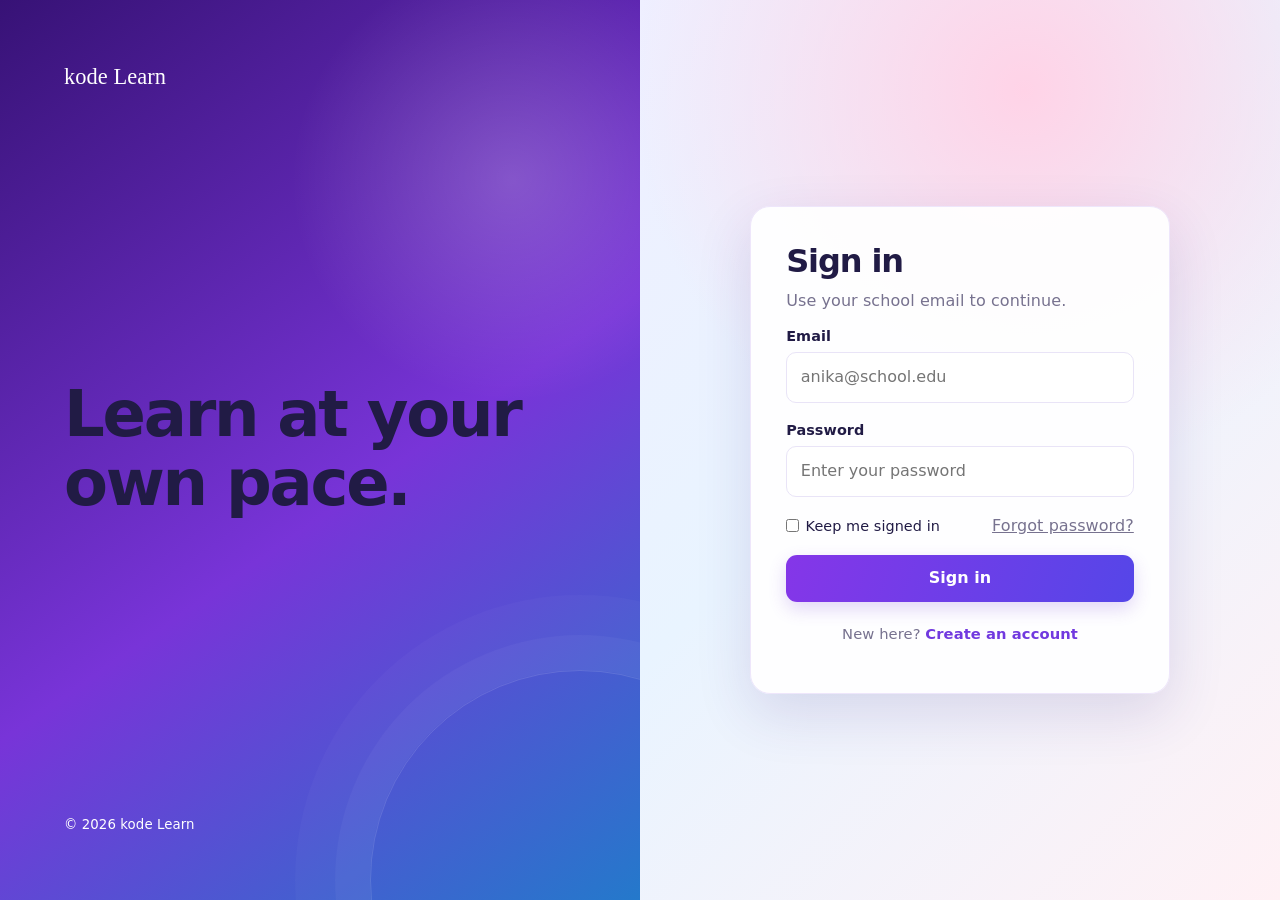
<file: lms-project/index.html>
<!DOCTYPE html>
<html lang="en">
<head>
<meta charset="utf-8">
<meta name="viewport" content="width=device-width, initial-scale=1">
<title>Sign in –  kode Learn</title>
<link rel="stylesheet" href="css/style.css">
</head>
<body>
<div class="auth">
  <div class="auth-brand">
    <div style="font:1.4rem Georgia,serif">kode Learn</div>
    <h1>Learn at your own pace.</h1>
    <small>© 2026 kode Learn</small>
  </div>
  <div class="auth-form">
    <form class="auth-card" action="dashboard.html">
      <h1>Sign in</h1>
      <p class="sub">Use your school email to continue.</p>
      <label for="email">Email</label>
      <input id="email" type="email" placeholder="anika@school.edu" autocomplete="username" required>
      <label for="pw">Password</label>
      <input id="pw" type="password" placeholder="Enter your password" autocomplete="current-password" required>
      <div class="row"><label><input type="checkbox"> Keep me signed in</label><a class="sub" href="#"><u>Forgot password?</u></a></div>
      <button class="btn block" type="submit">Sign in</button>
      <p class="links sub">New here? <a href="register.html">Create an account</a></p>
    </form>
  </div>
</div>
</body>
</html>
</file>
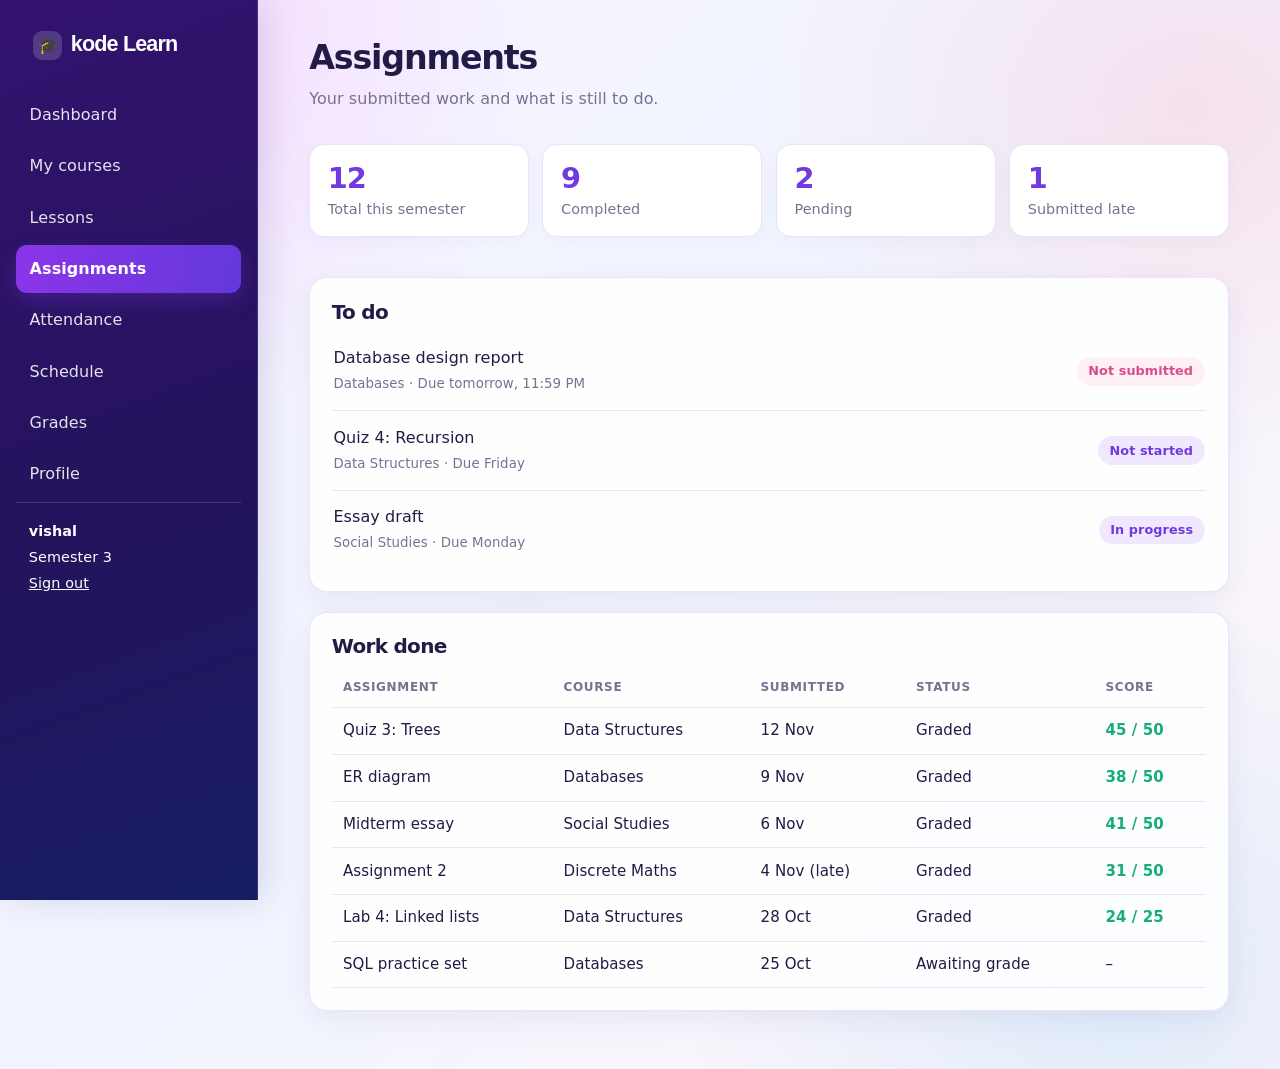
<file: lms-project/assignments.html>
<!DOCTYPE html>
<html lang="en">
<head>
<meta charset="utf-8">
<meta name="viewport" content="width=device-width, initial-scale=1">
<title>Assignments –   kode Learn</title>
<link rel="stylesheet" href="css/style.css">
</head>
<body>
<div class="app">
  <aside class="side">
    <div class="logo">kode Learn</div>
    <nav class="nav" aria-label="Main">
      <a href="dashboard.html">Dashboard</a>
      <a href="courses.html">My courses</a>
      <a href="lesson.html">Lessons</a>
      <a href="assignments.html" class="active">Assignments</a>
      <a href="attendance.html">Attendance</a>
      <a href="schedule.html">Schedule</a>
      <a href="grades.html">Grades</a>
      <a href="profile.html">Profile</a>
    </nav>
    <div class="who"><b>vishal</b><br>Semester 3<br><a href="index.html">Sign out</a></div>
  </aside>
  <main>
    <h1>Assignments</h1>
    <p class="sub">Your submitted work and what is still to do.</p>
    <div class="stats">
      <div><strong>12</strong><span>Total this semester</span></div>
      <div><strong>9</strong><span>Completed</span></div>
      <div><strong>2</strong><span>Pending</span></div>
      <div><strong>1</strong><span>Submitted late</span></div>
    </div>
    <div class="panel"><h2>To do</h2><ul class="list">
      <li><span>Database design report<br><small class="sub">Databases · Due tomorrow, 11:59 PM</small></span><span class="tag late">Not submitted</span></li>
      <li><span>Quiz 4: Recursion<br><small class="sub">Data Structures · Due Friday</small></span><span class="tag">Not started</span></li>
      <li><span>Essay draft<br><small class="sub">Social Studies · Due Monday</small></span><span class="tag">In progress</span></li>
    </ul></div>
    <div class="panel wrap"><h2>Work done</h2><table>
      <thead><tr><th>Assignment</th><th>Course</th><th>Submitted</th><th>Status</th><th>Score</th></tr></thead>
      <tbody>
        <tr><td>Quiz 3: Trees</td><td>Data Structures</td><td>12 Nov</td><td>Graded</td><td class="g">45 / 50</td></tr>
        <tr><td>ER diagram</td><td>Databases</td><td>9 Nov</td><td>Graded</td><td class="g">38 / 50</td></tr>
        <tr><td>Midterm essay</td><td>Social Studies</td><td>6 Nov</td><td>Graded</td><td class="g">41 / 50</td></tr>
        <tr><td>Assignment 2</td><td>Discrete Maths</td><td>4 Nov (late)</td><td>Graded</td><td class="g">31 / 50</td></tr>
        <tr><td>Lab 4: Linked lists</td><td>Data Structures</td><td>28 Oct</td><td>Graded</td><td class="g">24 / 25</td></tr>
        <tr><td>SQL practice set</td><td>Databases</td><td>25 Oct</td><td>Awaiting grade</td><td>–</td></tr>
      </tbody>
    </table></div>
  </main>
</div>
</body>
</html>
</file>
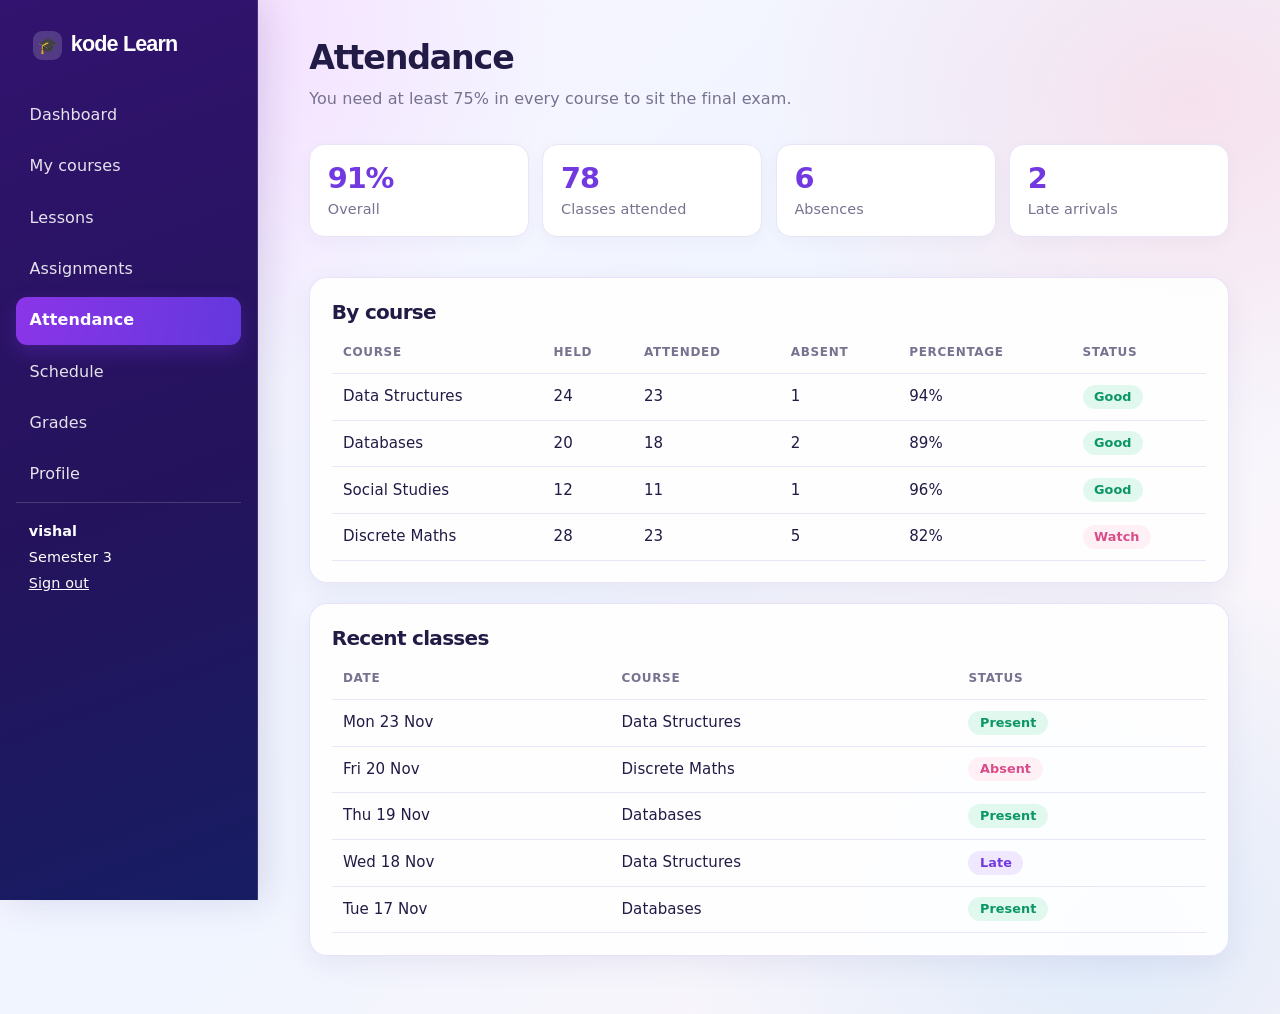
<file: lms-project/attendance.html>
<!DOCTYPE html>
<html lang="en">
<head>
<meta charset="utf-8">
<meta name="viewport" content="width=device-width, initial-scale=1">
<title>Attendance – kode Learn</title>
<link rel="stylesheet" href="css/style.css">
</head>
<body>
<div class="app">
  <aside class="side">
    <div class="logo">kode Learn</div>
    <nav class="nav" aria-label="Main">
      <a href="dashboard.html">Dashboard</a>
      <a href="courses.html">My courses</a>
      <a href="lesson.html">Lessons</a>
      <a href="assignments.html">Assignments</a>
      <a href="attendance.html" class="active">Attendance</a>
      <a href="schedule.html">Schedule</a>
      <a href="grades.html">Grades</a>
      <a href="profile.html">Profile</a>
    </nav>
    <div class="who"><b>vishal</b><br>Semester 3<br><a href="index.html">Sign out</a></div>
  </aside>
  <main>
    <h1>Attendance</h1>
    <p class="sub">You need at least 75% in every course to sit the final exam.</p>
    <div class="stats">
      <div><strong>91%</strong><span>Overall</span></div>
      <div><strong>78</strong><span>Classes attended</span></div>
      <div><strong>6</strong><span>Absences</span></div>
      <div><strong>2</strong><span>Late arrivals</span></div>
    </div>
    <div class="panel wrap"><h2>By course</h2><table>
      <thead><tr><th>Course</th><th>Held</th><th>Attended</th><th>Absent</th><th>Percentage</th><th>Status</th></tr></thead>
      <tbody>
        <tr><td>Data Structures</td><td>24</td><td>23</td><td>1</td><td>94%</td><td><span class="tag ok">Good</span></td></tr>
        <tr><td>Databases</td><td>20</td><td>18</td><td>2</td><td>89%</td><td><span class="tag ok">Good</span></td></tr>
        <tr><td>Social Studies</td><td>12</td><td>11</td><td>1</td><td>96%</td><td><span class="tag ok">Good</span></td></tr>
        <tr><td>Discrete Maths</td><td>28</td><td>23</td><td>5</td><td>82%</td><td><span class="tag late">Watch</span></td></tr>
      </tbody>
    </table></div>
    <div class="panel wrap"><h2>Recent classes</h2><table>
      <thead><tr><th>Date</th><th>Course</th><th>Status</th></tr></thead>
      <tbody>
        <tr><td>Mon 23 Nov</td><td>Data Structures</td><td><span class="tag ok">Present</span></td></tr>
        <tr><td>Fri 20 Nov</td><td>Discrete Maths</td><td><span class="tag late">Absent</span></td></tr>
        <tr><td>Thu 19 Nov</td><td>Databases</td><td><span class="tag ok">Present</span></td></tr>
        <tr><td>Wed 18 Nov</td><td>Data Structures</td><td><span class="tag">Late</span></td></tr>
        <tr><td>Tue 17 Nov</td><td>Databases</td><td><span class="tag ok">Present</span></td></tr>
      </tbody>
    </table></div>
  </main>
</div>
</body>
</html>
</file>
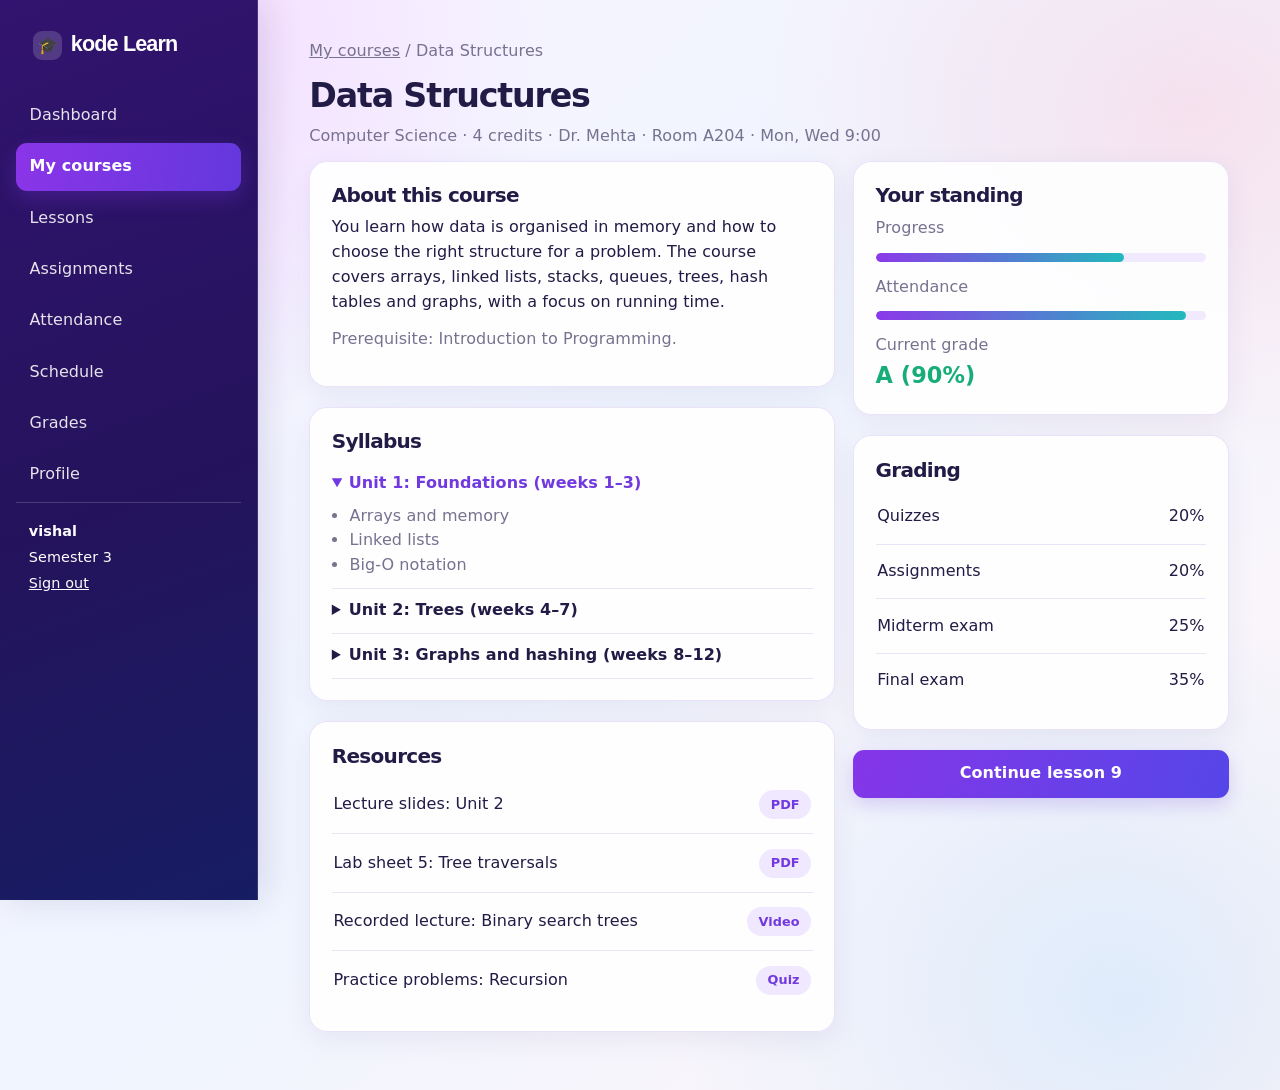
<file: lms-project/course.html>
<!DOCTYPE html>
<html lang="en">
<head>
<meta charset="utf-8">
<meta name="viewport" content="width=device-width, initial-scale=1">
<title>Data Structures –  kode Learn</title>
<link rel="stylesheet" href="css/style.css">
</head>
<body>
<div class="app">
  <aside class="side">
    <div class="logo">kode Learn</div>
    <nav class="nav" aria-label="Main">
      <a href="dashboard.html">Dashboard</a>
      <a href="courses.html" class="active">My courses</a>
      <a href="lesson.html">Lessons</a>
      <a href="assignments.html">Assignments</a>
      <a href="attendance.html">Attendance</a>
      <a href="schedule.html">Schedule</a>
      <a href="grades.html">Grades</a>
      <a href="profile.html">Profile</a>
    </nav>
    <div class="who"><b>vishal</b><br>Semester 3<br><a href="index.html">Sign out</a></div>
  </aside>
  <main>
    <p class="sub"><a href="courses.html"><u>My courses</u></a> / Data Structures</p>
    <h1>Data Structures</h1>
    <p class="sub">Computer Science · 4 credits · Dr. Mehta · Room A204 · Mon, Wed 9:00</p>
    <div class="cols">
      <div>
        <div class="panel"><h2>About this course</h2>
          <p>You learn how data is organised in memory and how to choose the right structure for a problem. The course covers arrays, linked lists, stacks, queues, trees, hash tables and graphs, with a focus on running time.</p>
          <p class="sub">Prerequisite: Introduction to Programming.</p>
        </div>
        <div class="panel"><h2>Syllabus</h2>
          <details open><summary>Unit 1: Foundations (weeks 1–3)</summary><ul><li>Arrays and memory</li><li>Linked lists</li><li>Big-O notation</li></ul></details>
          <details><summary>Unit 2: Trees (weeks 4–7)</summary><ul><li>Tree basics and traversals</li><li>Binary search trees</li><li>Heaps and priority queues</li></ul></details>
          <details><summary>Unit 3: Graphs and hashing (weeks 8–12)</summary><ul><li>Graph basics, BFS and DFS</li><li>Hash tables</li><li>Shortest paths</li></ul></details>
        </div>
        <div class="panel"><h2>Resources</h2><ul class="list">
          <li><span>Lecture slides: Unit 2</span><span class="tag">PDF</span></li>
          <li><span>Lab sheet 5: Tree traversals</span><span class="tag">PDF</span></li>
          <li><span>Recorded lecture: Binary search trees</span><span class="tag">Video</span></li>
          <li><span>Practice problems: Recursion</span><span class="tag">Quiz</span></li>
        </ul></div>
      </div>
      <div>
        <div class="panel"><h2>Your standing</h2>
          <p class="sub" style="margin:0">Progress</p><div class="bar"><i style="width:75%"></i></div>
          <p class="sub" style="margin:.75rem 0 0">Attendance</p><div class="bar"><i style="width:94%"></i></div>
          <p class="sub" style="margin:.75rem 0 0">Current grade</p><p class="g" style="font-size:1.4rem;margin:0">A (90%)</p>
        </div>
        <div class="panel"><h2>Grading</h2><ul class="list">
          <li><span>Quizzes</span><span>20%</span></li><li><span>Assignments</span><span>20%</span></li>
          <li><span>Midterm exam</span><span>25%</span></li><li><span>Final exam</span><span>35%</span></li>
        </ul></div>
        <a class="btn block" href="lesson.html">Continue lesson 9</a>
      </div>
    </div>
  </main>
</div>
</body>
</html>
</file>
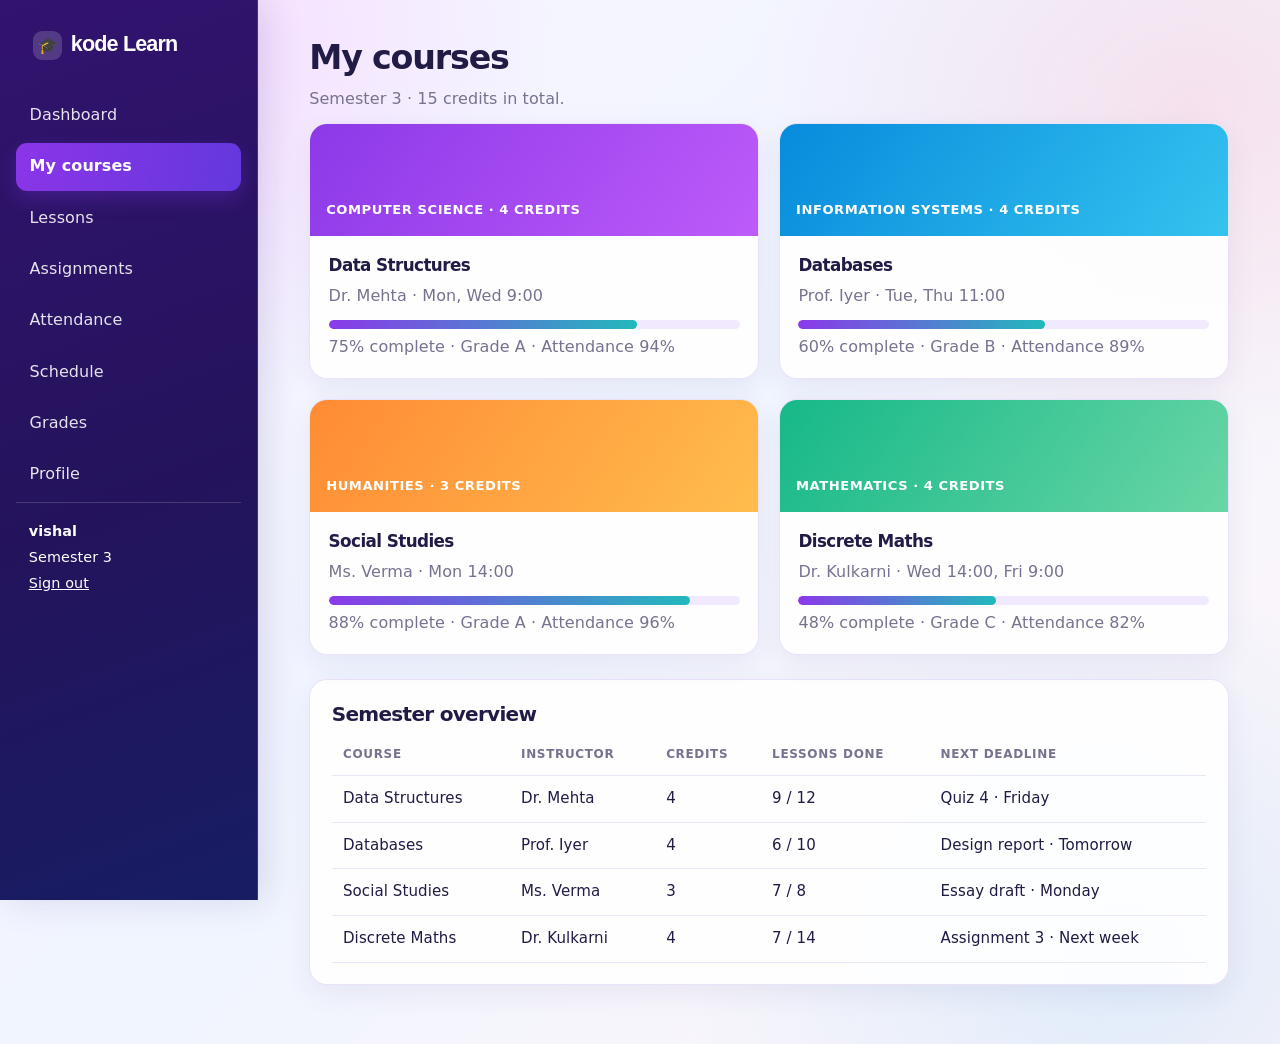
<file: lms-project/courses.html>
<!DOCTYPE html>
<html lang="en">
<head>
<meta charset="utf-8">
<meta name="viewport" content="width=device-width, initial-scale=1">
<title>My courses –  kode Learn</title>
<link rel="stylesheet" href="css/style.css">
</head>
<body>
<div class="app">
  <aside class="side">
    <div class="logo">kode Learn</div>
    <nav class="nav" aria-label="Main">
      <a href="dashboard.html">Dashboard</a>
      <a href="courses.html" class="active">My courses</a>
      <a href="lesson.html">Lessons</a>
      <a href="assignments.html">Assignments</a>
      <a href="attendance.html">Attendance</a>
      <a href="schedule.html">Schedule</a>
      <a href="grades.html">Grades</a>
      <a href="profile.html">Profile</a>
    </nav>
    <div class="who"><b>vishal</b><br>Semester 3<br><a href="index.html">Sign out</a></div>
  </aside>
  <main>
    <h1>My courses</h1>
    <p class="sub">Semester 3 · 15 credits in total.</p>
    <div class="grid">
      <a class="course" href="course.html"><div class="cover c1">Computer Science · 4 credits</div><div class="body"><h3>Data Structures</h3><p class="sub">Dr. Mehta · Mon, Wed 9:00</p><div class="bar"><i style="width:75%"></i></div><span class="sub">75% complete · Grade A · Attendance 94%</span></div></a>
      <a class="course" href="course.html"><div class="cover c2">Information Systems · 4 credits</div><div class="body"><h3>Databases</h3><p class="sub">Prof. Iyer · Tue, Thu 11:00</p><div class="bar"><i style="width:60%"></i></div><span class="sub">60% complete · Grade B · Attendance 89%</span></div></a>
      <a class="course" href="course.html"><div class="cover c3">Humanities · 3 credits</div><div class="body"><h3>Social Studies</h3><p class="sub">Ms. Verma · Mon 14:00</p><div class="bar"><i style="width:88%"></i></div><span class="sub">88% complete · Grade A · Attendance 96%</span></div></a>
      <a class="course" href="course.html"><div class="cover c4">Mathematics · 4 credits</div><div class="body"><h3>Discrete Maths</h3><p class="sub">Dr. Kulkarni · Wed 14:00, Fri 9:00</p><div class="bar"><i style="width:48%"></i></div><span class="sub">48% complete · Grade C · Attendance 82%</span></div></a>
    </div>
    <div class="panel wrap" style="margin-top:1.5rem"><h2>Semester overview</h2><table>
      <thead><tr><th>Course</th><th>Instructor</th><th>Credits</th><th>Lessons done</th><th>Next deadline</th></tr></thead>
      <tbody>
        <tr><td>Data Structures</td><td>Dr. Mehta</td><td>4</td><td>9 / 12</td><td>Quiz 4 · Friday</td></tr>
        <tr><td>Databases</td><td>Prof. Iyer</td><td>4</td><td>6 / 10</td><td>Design report · Tomorrow</td></tr>
        <tr><td>Social Studies</td><td>Ms. Verma</td><td>3</td><td>7 / 8</td><td>Essay draft · Monday</td></tr>
        <tr><td>Discrete Maths</td><td>Dr. Kulkarni</td><td>4</td><td>7 / 14</td><td>Assignment 3 · Next week</td></tr>
      </tbody>
    </table></div>
  </main>
</div>
</body>
</html>
</file>
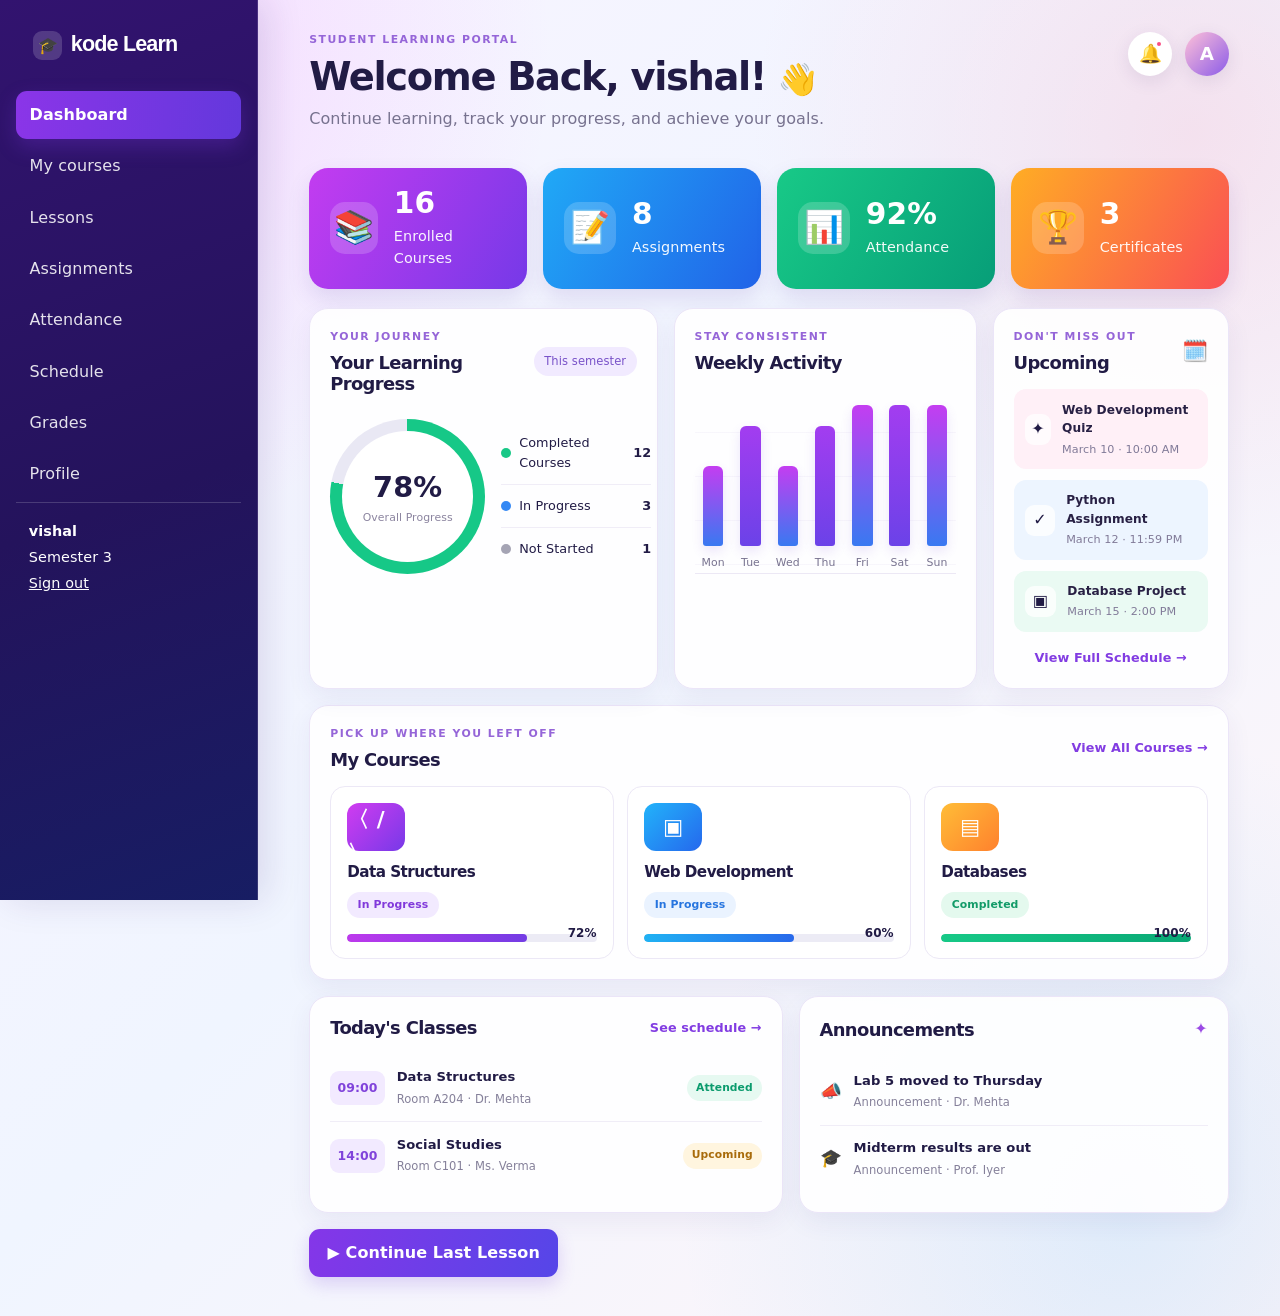
<file: lms-project/dashboard.html>
<!DOCTYPE html>
<html lang="en">
<head>
<meta charset="utf-8">
<meta name="viewport" content="width=device-width, initial-scale=1">
<title>Dashboard –  kode Learn</title>
<link rel="stylesheet" href="css/style.css">
</head>
<body>
<div class="app">
  <aside class="side">
    <div class="logo">kode Learn</div>
    <nav class="nav" aria-label="Main">
      <a href="dashboard.html" class="active">Dashboard</a>
      <a href="courses.html">My courses</a>
      <a href="lesson.html">Lessons</a>
      <a href="assignments.html">Assignments</a>
      <a href="attendance.html">Attendance</a>
      <a href="schedule.html">Schedule</a>
      <a href="grades.html">Grades</a>
      <a href="profile.html">Profile</a>
    </nav>
    <div class="who"><b>vishal</b><br>Semester 3<br><a href="index.html">Sign out</a></div>
  </aside>
  <main class="color-dashboard">
    <header class="dash-top">
      <div>
        <span class="eyebrow">STUDENT LEARNING PORTAL</span>
        <h1>Welcome Back, vishal! <span class="wave">👋</span></h1>
        <p class="sub">Continue learning, track your progress, and achieve your goals.</p>
      </div>
      <div class="top-actions">
        <button class="icon-circle" aria-label="Notifications">🔔<i></i></button>
        <div class="avatar" title="Student profile">A</div>
      </div>
    </header>

    <section class="color-stats" aria-label="Learning summary">
      <article class="metric metric-purple">
        <div class="metric-icon">📚</div>
        <div><strong>16</strong><span>Enrolled Courses</span></div>
      </article>
      <article class="metric metric-blue">
        <div class="metric-icon">📝</div>
        <div><strong>8</strong><span>Assignments</span></div>
      </article>
      <article class="metric metric-green">
        <div class="metric-icon">📊</div>
        <div><strong>92%</strong><span>Attendance</span></div>
      </article>
      <article class="metric metric-orange">
        <div class="metric-icon">🏆</div>
        <div><strong>3</strong><span>Certificates</span></div>
      </article>
    </section>

    <section class="dash-middle">
      <article class="color-panel progress-panel">
        <div class="section-heading"><div><span class="eyebrow">YOUR JOURNEY</span><h2>Your Learning Progress</h2></div><span class="tiny-pill">This semester</span></div>
        <div class="progress-content">
          <div class="progress-ring"><div><strong>78%</strong><span>Overall Progress</span></div></div>
          <div class="progress-legend">
            <div><i class="dot dot-green"></i><span>Completed Courses</span><b>12</b></div>
            <div><i class="dot dot-blue"></i><span>In Progress</span><b>3</b></div>
            <div><i class="dot dot-gray"></i><span>Not Started</span><b>1</b></div>
          </div>
        </div>
      </article>

      <article class="color-panel activity-panel">
        <div class="section-heading"><div><span class="eyebrow">STAY CONSISTENT</span><h2>Weekly Activity</h2></div></div>
        <div class="activity-chart" aria-label="Weekly study activity">
          <div class="chart-column"><i style="height:48%"></i><span>Mon</span></div>
          <div class="chart-column"><i style="height:72%"></i><span>Tue</span></div>
          <div class="chart-column"><i style="height:48%"></i><span>Wed</span></div>
          <div class="chart-column"><i style="height:72%"></i><span>Thu</span></div>
          <div class="chart-column"><i style="height:88%"></i><span>Fri</span></div>
          <div class="chart-column"><i style="height:88%"></i><span>Sat</span></div>
          <div class="chart-column"><i style="height:100%"></i><span>Sun</span></div>
        </div>
      </article>

      <article class="color-panel upcoming-panel">
        <div class="section-heading"><div><span class="eyebrow">DON'T MISS OUT</span><h2>Upcoming</h2></div><span class="calendar-icon">🗓️</span></div>
        <ul class="upcoming-list">
          <li class="upcoming-pink"><span class="upcoming-symbol">✦</span><div><b>Web Development Quiz</b><small>March 10 · 10:00 AM</small></div></li>
          <li class="upcoming-blue"><span class="upcoming-symbol">✓</span><div><b>Python Assignment</b><small>March 12 · 11:59 PM</small></div></li>
          <li class="upcoming-green"><span class="upcoming-symbol">▣</span><div><b>Database Project</b><small>March 15 · 2:00 PM</small></div></li>
        </ul>
        <a class="text-link" href="schedule.html">View Full Schedule →</a>
      </article>
    </section>

    <section class="color-panel my-learning">
      <div class="section-heading">
        <div><span class="eyebrow">PICK UP WHERE YOU LEFT OFF</span><h2>My Courses</h2></div>
        <a class="text-link" href="courses.html">View All Courses →</a>
      </div>
      <div class="learning-cards">
        <a class="learning-card" href="course.html">
          <div class="learning-art art-purple">〈 / 〉</div>
          <h3>Data Structures</h3><span class="status status-purple">In Progress</span>
          <div class="learning-progress"><i style="width:72%"></i></div><b class="percent">72%</b>
        </a>
        <a class="learning-card" href="course.html">
          <div class="learning-art art-blue">▣</div>
          <h3>Web Development</h3><span class="status status-blue">In Progress</span>
          <div class="learning-progress"><i style="width:60%"></i></div><b class="percent">60%</b>
        </a>
        <a class="learning-card" href="course.html">
          <div class="learning-art art-orange">▤</div>
          <h3>Databases</h3><span class="status status-green">Completed</span>
          <div class="learning-progress"><i style="width:100%"></i></div><b class="percent">100%</b>
        </a>
      </div>
    </section>

    <section class="dash-bottom">
      <article class="color-panel">
        <div class="section-heading"><h2>Today's Classes</h2><a class="text-link" href="schedule.html">See schedule →</a></div>
        <ul class="simple-events">
          <li><span class="event-time">09:00</span><div><b>Data Structures</b><small>Room A204 · Dr. Mehta</small></div><span class="event-state">Attended</span></li>
          <li><span class="event-time">14:00</span><div><b>Social Studies</b><small>Room C101 · Ms. Verma</small></div><span class="event-state event-next">Upcoming</span></li>
        </ul>
      </article>
      <article class="color-panel">
        <div class="section-heading"><h2>Announcements</h2><span class="announcement-mark">✦</span></div>
        <ul class="simple-events">
          <li><span class="announcement-bullet">📣</span><div><b>Lab 5 moved to Thursday</b><small>Announcement · Dr. Mehta</small></div></li>
          <li><span class="announcement-bullet">🎓</span><div><b>Midterm results are out</b><small>Announcement · Prof. Iyer</small></div></li>
        </ul>
      </article>
    </section>
    <a class="btn continue-btn" href="lesson.html">▶ Continue Last Lesson</a>
  </main>
</div>
</body>
</html>
</file>
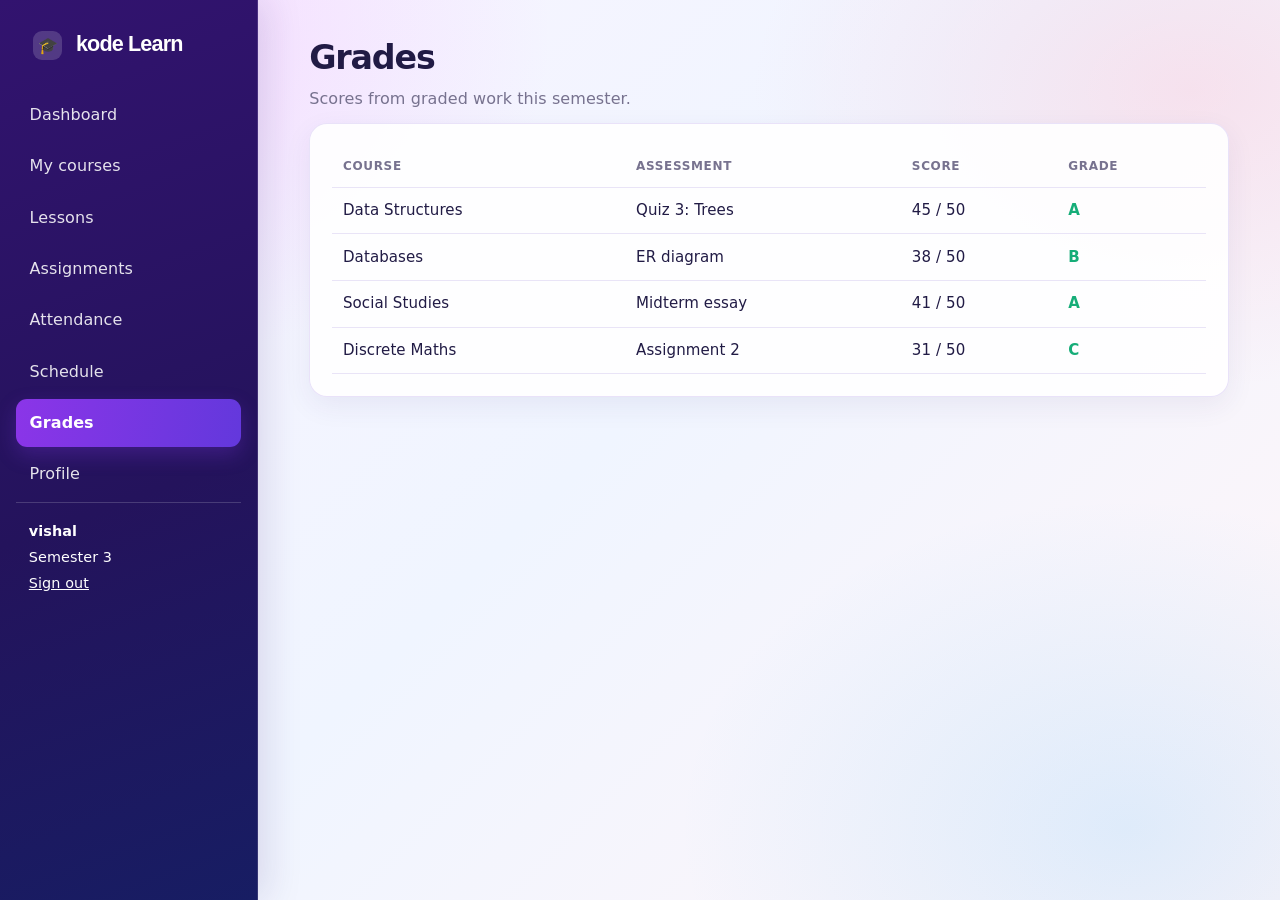
<file: lms-project/grades.html>
<!DOCTYPE html>
<html lang="en">
<head>
<meta charset="utf-8">
<meta name="viewport" content="width=device-width, initial-scale=1">
<title>Grades –   kode Learn</title>
<link rel="stylesheet" href="css/style.css">
</head>
<body>
<div class="app">
  <aside class="side">
    <div class="logo">  kode Learn</div>
    <nav class="nav" aria-label="Main">
      <a href="dashboard.html">Dashboard</a>
      <a href="courses.html">My courses</a>
      <a href="lesson.html">Lessons</a>
      <a href="assignments.html">Assignments</a>
      <a href="attendance.html">Attendance</a>
      <a href="schedule.html">Schedule</a>
      <a href="grades.html" class="active">Grades</a>
      <a href="profile.html">Profile</a>
    </nav>
    <div class="who"><b>vishal</b><br>Semester 3<br><a href="index.html">Sign out</a></div>
  </aside>
  <main>
    <h1>Grades</h1>
    <p class="sub">Scores from graded work this semester.</p>
    <div class="panel wrap"><table>
      <thead><tr><th>Course</th><th>Assessment</th><th>Score</th><th>Grade</th></tr></thead>
      <tbody>
        <tr><td>Data Structures</td><td>Quiz 3: Trees</td><td>45 / 50</td><td class="g">A</td></tr>
        <tr><td>Databases</td><td>ER diagram</td><td>38 / 50</td><td class="g">B</td></tr>
        <tr><td>Social Studies</td><td>Midterm essay</td><td>41 / 50</td><td class="g">A</td></tr>
        <tr><td>Discrete Maths</td><td>Assignment 2</td><td>31 / 50</td><td class="g">C</td></tr>
      </tbody>
    </table></div>
  </main>
</div>
</body>
</html>
</file>
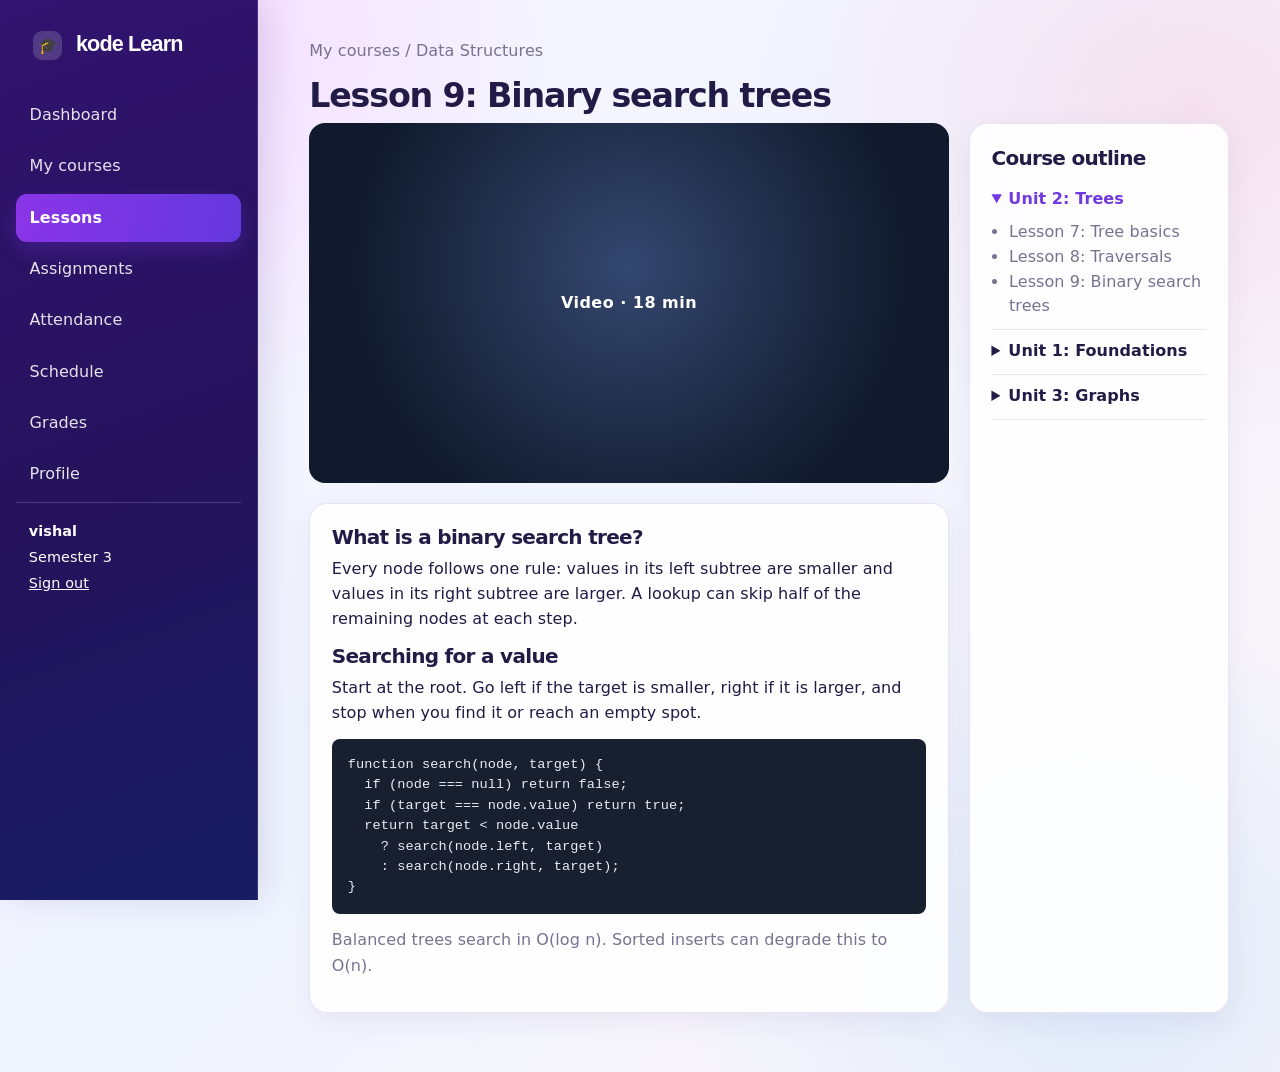
<file: lms-project/lesson.html>
<!DOCTYPE html>
<html lang="en">
<head>
<meta charset="utf-8">
<meta name="viewport" content="width=device-width, initial-scale=1">
<title>Lesson –  kode Learn</title>
<link rel="stylesheet" href="css/style.css">
</head>
<body>
<div class="app">
  <aside class="side">
    <div class="logo">  kode Learn</div>
    <nav class="nav" aria-label="Main">
      <a href="dashboard.html">Dashboard</a>
      <a href="courses.html">My courses</a>
      <a href="lesson.html" class="active">Lessons</a>
      <a href="assignments.html">Assignments</a>
      <a href="attendance.html">Attendance</a>
      <a href="schedule.html">Schedule</a>
      <a href="grades.html">Grades</a>
      <a href="profile.html">Profile</a>
    </nav>
    <div class="who"><b>vishal</b><br>Semester 3<br><a href="index.html">Sign out</a></div>
  </aside>
  <main>
    <p class="sub">My courses / Data Structures</p>
    <h1>Lesson 9: Binary search trees</h1>
    <div class="lesson">
      <div>
        <div class="player">Video · 18 min</div>
        <div class="panel">
          <h2>What is a binary search tree?</h2>
          <p>Every node follows one rule: values in its left subtree are smaller and values in its right subtree are larger. A lookup can skip half of the remaining nodes at each step.</p>
          <h2>Searching for a value</h2>
          <p>Start at the root. Go left if the target is smaller, right if it is larger, and stop when you find it or reach an empty spot.</p>
<pre>function search(node, target) {
  if (node === null) return false;
  if (target === node.value) return true;
  return target &lt; node.value
    ? search(node.left, target)
    : search(node.right, target);
}</pre>
          <p class="sub">Balanced trees search in O(log n). Sorted inserts can degrade this to O(n).</p>
        </div>
      </div>
      <div class="panel"><h2>Course outline</h2>
        <details open><summary>Unit 2: Trees</summary><ul><li>Lesson 7: Tree basics</li><li>Lesson 8: Traversals</li><li>Lesson 9: Binary search trees</li></ul></details>
        <details><summary>Unit 1: Foundations</summary><ul><li>Lesson 1: Arrays</li><li>Lesson 2: Linked lists</li></ul></details>
        <details><summary>Unit 3: Graphs</summary><ul><li>Lesson 10: Graph basics</li><li>Lesson 11: BFS and DFS</li></ul></details>
      </div>
    </div>
  </main>
</div>
</body>
</html>
</file>
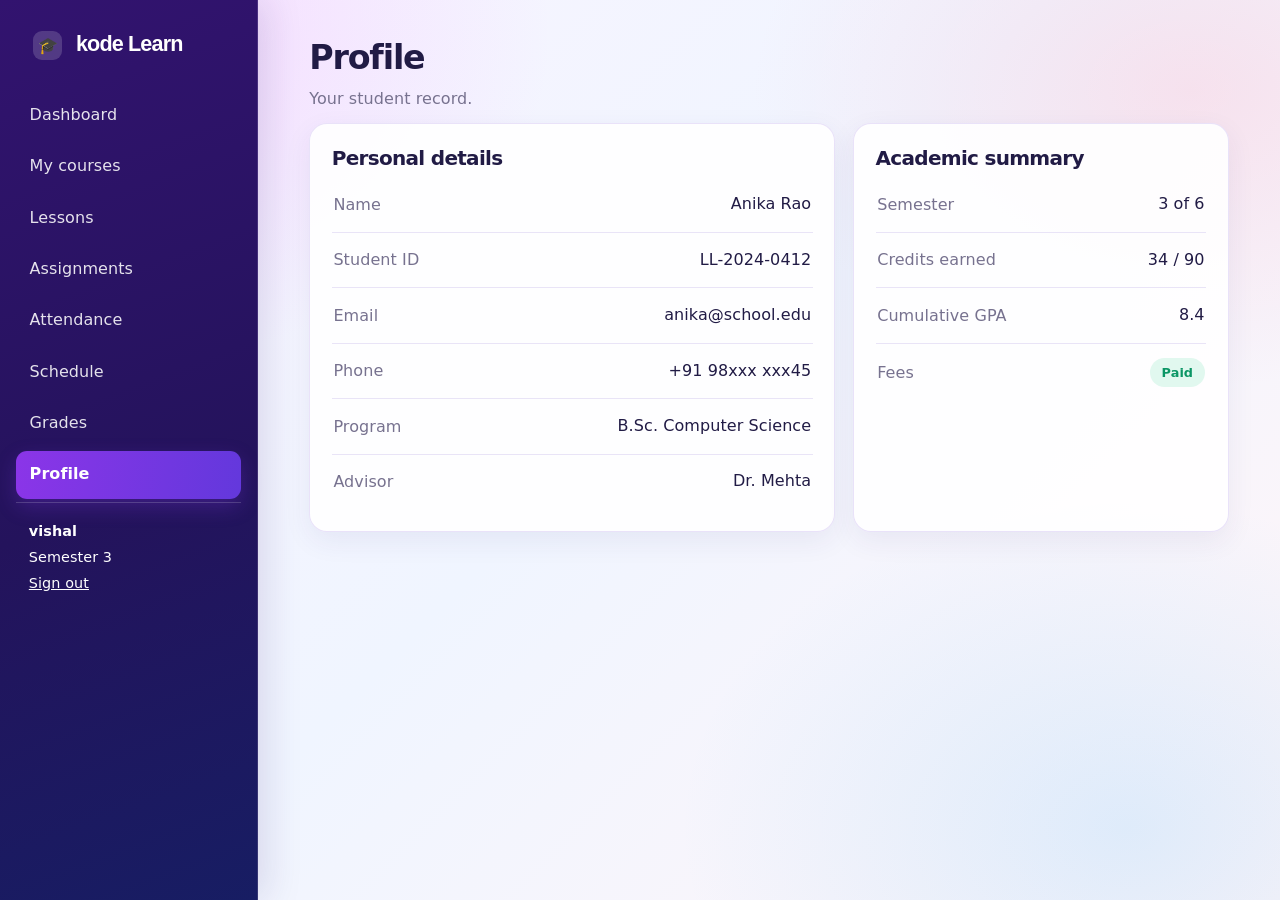
<file: lms-project/profile.html>
<!DOCTYPE html>
<html lang="en">
<head>
<meta charset="utf-8">
<meta name="viewport" content="width=device-width, initial-scale=1">
<title>Profile –  kode Learn</title>
<link rel="stylesheet" href="css/style.css">
</head>
<body>
<div class="app">
  <aside class="side">
    <div class="logo">  kode Learn</div>
    <nav class="nav" aria-label="Main">
      <a href="dashboard.html">Dashboard</a>
      <a href="courses.html">My courses</a>
      <a href="lesson.html">Lessons</a>
      <a href="assignments.html">Assignments</a>
      <a href="attendance.html">Attendance</a>
      <a href="schedule.html">Schedule</a>
      <a href="grades.html">Grades</a>
      <a href="profile.html" class="active">Profile</a>
    </nav>
    <div class="who"><b>vishal</b><br>Semester 3<br><a href="index.html">Sign out</a></div>
  </aside>
  <main>
    <h1>Profile</h1>
    <p class="sub">Your student record.</p>
    <div class="cols">
      <div class="panel"><h2>Personal details</h2><ul class="list">
        <li><span class="sub">Name</span><span>Anika Rao</span></li>
        <li><span class="sub">Student ID</span><span>LL-2024-0412</span></li>
        <li><span class="sub">Email</span><span>anika@school.edu</span></li>
        <li><span class="sub">Phone</span><span>+91 98xxx xxx45</span></li>
        <li><span class="sub">Program</span><span>B.Sc. Computer Science</span></li>
        <li><span class="sub">Advisor</span><span>Dr. Mehta</span></li>
      </ul></div>
      <div class="panel"><h2>Academic summary</h2><ul class="list">
        <li><span class="sub">Semester</span><span>3 of 6</span></li>
        <li><span class="sub">Credits earned</span><span>34 / 90</span></li>
        <li><span class="sub">Cumulative GPA</span><span>8.4</span></li>
        <li><span class="sub">Fees</span><span class="tag ok">Paid</span></li>
      </ul></div>
    </div>
  </main>
</div>
</body>
</html>
</file>
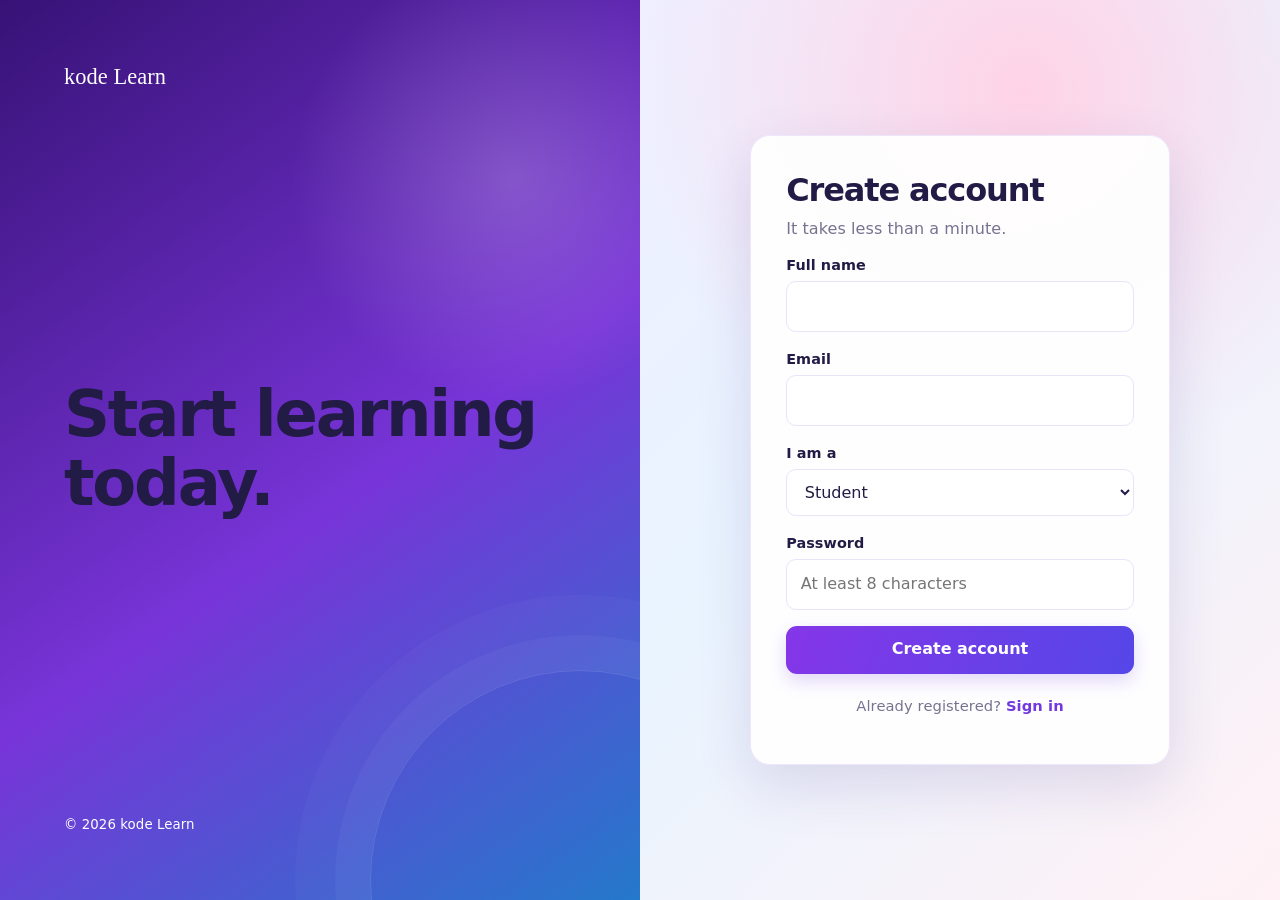
<file: lms-project/register.html>
<!DOCTYPE html>
<html lang="en">
<head>
<meta charset="utf-8">
<meta name="viewport" content="width=device-width, initial-scale=1">
<title>Create account –  kode Learn</title>
<link rel="stylesheet" href="css/style.css">
</head>
<body>
<div class="auth">
  <div class="auth-brand">
    <div style="font:1.4rem Georgia,serif">kode Learn</div>
    <h1>Start learning today.</h1>
    <small>© 2026 kode Learn</small>
  </div>
  <div class="auth-form">
    <form class="auth-card" action="dashboard.html">
      <h1>Create account</h1>
      <p class="sub">It takes less than a minute.</p>
      <label for="name">Full name</label><input id="name" type="text" required>
      <label for="email">Email</label><input id="email" type="email" required>
      <label for="role">I am a</label>
      <select id="role"><option>Student</option><option>Instructor</option></select>
      <label for="pw">Password</label><input id="pw" type="password" minlength="8" placeholder="At least 8 characters" required>
      <button class="btn block" type="submit">Create account</button>
      <p class="links sub">Already registered? <a href="index.html">Sign in</a></p>
    </form>
  </div>
</div>
</body>
</html>
</file>
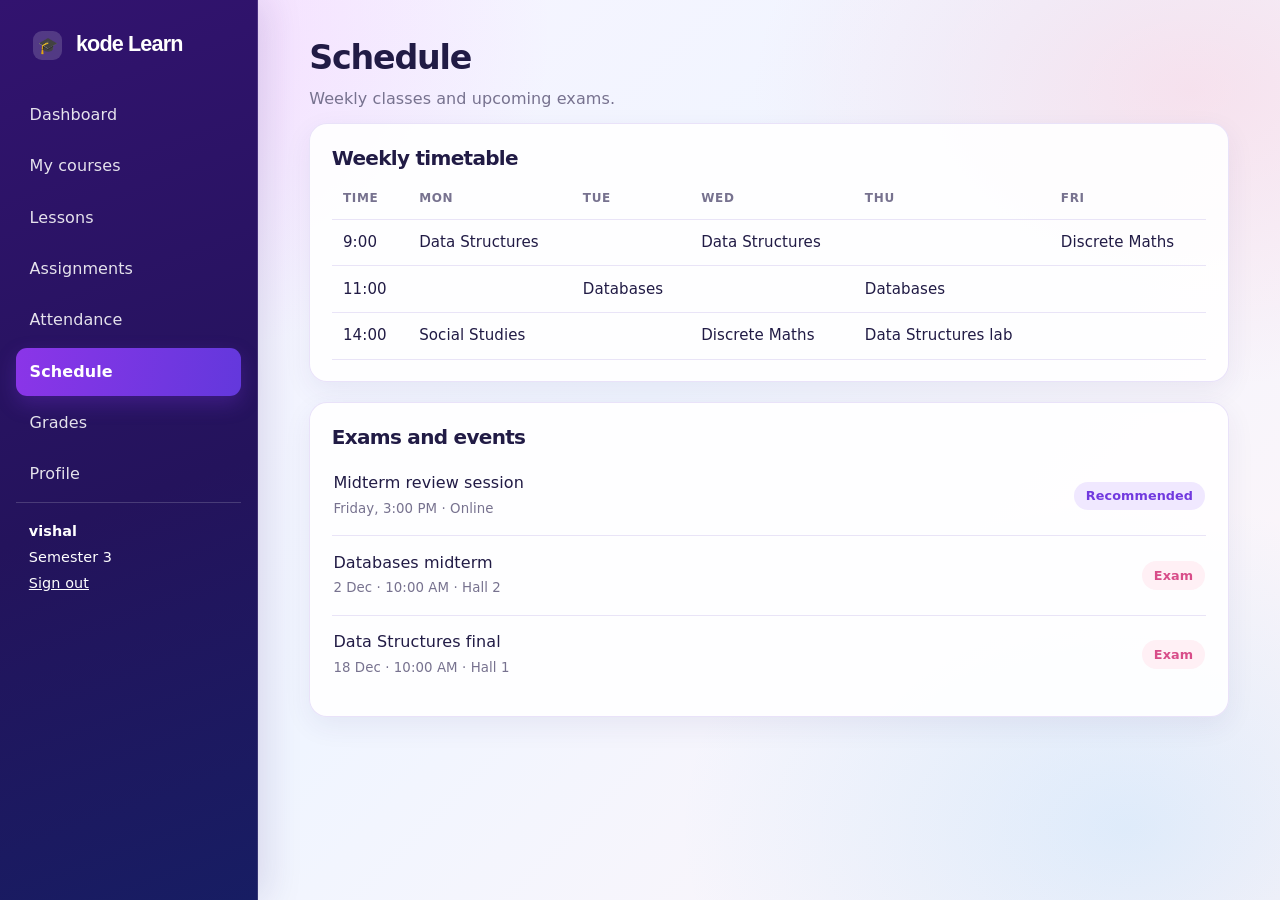
<file: lms-project/schedule.html>
<!DOCTYPE html>
<html lang="en">
<head>
<meta charset="utf-8">
<meta name="viewport" content="width=device-width, initial-scale=1">
<title>Schedule –  kode Learn</title>
<link rel="stylesheet" href="css/style.css">
</head>
<body>
<div class="app">
  <aside class="side">
    <div class="logo">  kode Learn</div>
    <nav class="nav" aria-label="Main">
      <a href="dashboard.html">Dashboard</a>
      <a href="courses.html">My courses</a>
      <a href="lesson.html">Lessons</a>
      <a href="assignments.html">Assignments</a>
      <a href="attendance.html">Attendance</a>
      <a href="schedule.html" class="active">Schedule</a>
      <a href="grades.html">Grades</a>
      <a href="profile.html">Profile</a>
    </nav>
    <div class="who"><b>vishal</b><br>Semester 3<br><a href="index.html">Sign out</a></div>
  </aside>
  <main>
    <h1>Schedule</h1>
    <p class="sub">Weekly classes and upcoming exams.</p>
    <div class="panel wrap"><h2>Weekly timetable</h2><table>
      <thead><tr><th>Time</th><th>Mon</th><th>Tue</th><th>Wed</th><th>Thu</th><th>Fri</th></tr></thead>
      <tbody>
        <tr><td>9:00</td><td>Data Structures</td><td></td><td>Data Structures</td><td></td><td>Discrete Maths</td></tr>
        <tr><td>11:00</td><td></td><td>Databases</td><td></td><td>Databases</td><td></td></tr>
        <tr><td>14:00</td><td>Social Studies</td><td></td><td>Discrete Maths</td><td>Data Structures lab</td><td></td></tr>
      </tbody>
    </table></div>
    <div class="panel"><h2>Exams and events</h2><ul class="list">
      <li><span>Midterm review session<br><small class="sub">Friday, 3:00 PM · Online</small></span><span class="tag">Recommended</span></li>
      <li><span>Databases midterm<br><small class="sub">2 Dec · 10:00 AM · Hall 2</small></span><span class="tag late">Exam</span></li>
      <li><span>Data Structures final<br><small class="sub">18 Dec · 10:00 AM · Hall 1</small></span><span class="tag late">Exam</span></li>
    </ul></div>
  </main>
</div>
</body>
</html>
</file>
<file: lms-project/css/style.css>
/* kode Learn LMS - shared styles */
:root{--bg:#f3f5f9;--surface:#fff;--ink:#18202f;--muted:#5d6678;--line:#dde2ec;--brand:#2447a8;--on-brand:#fff;--soft:#e4ebfb;--accent:#e8a21a;--ok:#1f8a5b;--warn:#c2410c}
@media (prefers-color-scheme:dark){:root{--bg:#10141d;--surface:#181e2b;--ink:#e8ecf5;--muted:#9aa4b8;--line:#2a3245;--brand:#8ea8f0;--on-brand:#10141d;--soft:#222d4a;--accent:#f0b73e;--ok:#4cc38a;--warn:#f08a5d;color-scheme:dark}}
*,*::before,*::after{box-sizing:border-box}
body{margin:0;background:var(--bg);color:var(--ink);font:16px/1.55 "Segoe UI",system-ui,sans-serif}
h1,h2,h3{font-family:Georgia,serif;line-height:1.2;margin:0 0 .5rem}
h1{font-size:1.9rem}h2{font-size:1.25rem}h3{font-size:1.05rem}
p{margin:0 0 .75rem}a{color:inherit;text-decoration:none}
.sub{color:var(--muted)}
a:focus-visible,input:focus-visible,select:focus-visible,summary:focus-visible{outline:3px solid var(--accent);outline-offset:2px}

/* buttons and forms */
.btn{display:inline-block;background:var(--brand);color:var(--on-brand);padding:.6rem 1.1rem;border-radius:8px;font-weight:600;border:0;cursor:pointer;font:inherit;font-weight:600}
.btn:hover{filter:brightness(1.1)}
.btn.ghost{background:transparent;color:var(--brand);border:1.5px solid var(--brand)}
.btn.block{display:block;width:100%;text-align:center}
label{display:block;font-weight:600;font-size:.9rem;margin-bottom:.3rem}
input,select{width:100%;font:inherit;color:var(--ink);background:var(--surface);border:1.5px solid var(--line);border-radius:8px;padding:.6rem .75rem;margin-bottom:1rem}
input:focus,select:focus{border-color:var(--brand)}
.row{display:flex;justify-content:space-between;align-items:center;gap:1rem;margin-bottom:1rem}
.row label{display:flex;align-items:center;gap:.4rem;font-weight:400;margin:0}
.row input{width:auto;margin:0}

/* login */
.auth{display:grid;grid-template-columns:1fr 1fr;min-height:100vh}
.auth-brand{background:var(--brand);color:var(--on-brand);padding:3rem;display:flex;flex-direction:column;justify-content:space-between}
.auth-brand h1{font-size:2.6rem;max-width:12ch}
.auth-form{display:grid;place-items:center;padding:2rem}
.auth-card{width:100%;max-width:380px}
.auth-card .links{margin-top:1.25rem;text-align:center;font-size:.92rem}
.auth-card .links a{color:var(--brand);font-weight:600}

/* app shell */
.app{display:grid;grid-template-columns:240px 1fr;min-height:100vh}
.side{background:var(--brand);color:var(--on-brand);padding:1.5rem 1rem;position:sticky;top:0;height:100vh}
.logo{font:1.4rem Georgia,serif;margin:0 .5rem 1.25rem}
.nav a{display:block;padding:.6rem .75rem;border-radius:8px;margin-bottom:.2rem;opacity:.88}
.nav a:hover{background:rgba(128,128,128,.25);opacity:1}
.nav a.active{background:rgba(128,128,128,.35);font-weight:600;opacity:1}
.who{margin-top:1.5rem;padding:.75rem;border-top:1px solid rgba(128,128,128,.4);font-size:.9rem}
.who a{text-decoration:underline}
main{padding:2rem clamp(1rem,4vw,3rem);max-width:1040px;min-width:0}

/* content */
.stats{display:flex;gap:2rem;flex-wrap:wrap;padding:1rem 0 1.5rem;border-bottom:1px solid var(--line);margin-bottom:1.5rem}
.stats strong{display:block;font:700 1.8rem Georgia,serif;color:var(--brand)}
.stats span{color:var(--muted);font-size:.9rem}
.cols{display:grid;grid-template-columns:1.4fr 1fr;gap:1.25rem}
.grid{
  display:grid;
  grid-template-columns:
  repeat(2,1fr);
  gap:1.25rem
}
.panel{background:var(--surface);border:1px solid var(--line);border-radius:12px;padding:1.25rem;margin-bottom:1.25rem}
.course{background:var(--surface);border:1px solid var(--line);border-radius:12px;overflow:hidden}
.cover{height:80px;display:flex;align-items:flex-end;padding:.6rem .9rem;color:#fff;font-weight:600;font-size:.85rem}
.c1{background:linear-gradient(135deg,#2447a8,#4f7be0)}.c2{background:linear-gradient(135deg,#0f766e,#34b3a5)}
.c3{background:linear-gradient(135deg,#9a3412,#e8943a)}.c4{background:linear-gradient(135deg,#6d28d9,#a98af0)}
.course .body{padding:1rem}
.bar{height:8px;background:var(--line);border-radius:99px;overflow:hidden;margin:.75rem 0 .3rem}
.bar i{display:block;height:100%;background:var(--ok)}
.list{list-style:none;margin:0;padding:0}
.list li{display:flex;justify-content:space-between;gap:1rem;padding:.7rem 0;border-bottom:1px solid var(--line)}
.list li:last-child{border-bottom:0}
.tag{font-size:.8rem;padding:.1rem .65rem;border-radius:99px;background:var(--soft);color:var(--brand);white-space:nowrap;align-self:center}
.tag.late{color:var(--warn)}.tag.ok{color:var(--ok)}
.lesson{display:grid;grid-template-columns:1fr 260px;gap:1.25rem}
.player{aspect-ratio:16/9;background:#18202f;border-radius:12px;display:grid;place-items:center;color:#fff;margin-bottom:1.25rem}
pre{background:#18202f;color:#e8ecf5;padding:1rem;border-radius:8px;overflow-x:auto;font:.85rem/1.5 Consolas,monospace}
details{border-bottom:1px solid var(--line);padding:.6rem 0}
summary{cursor:pointer;font-weight:600}
details ul{margin:.5rem 0 0;padding-left:1.1rem;color:var(--muted)}
.wrap{overflow-x:auto}
table{width:100%;border-collapse:collapse;min-width:500px}
th,td{text-align:left;padding:.7rem;border-bottom:1px solid var(--line)}
th{font-size:.88rem;color:var(--muted)}
.g{font-weight:700;color:var(--ok)}

@media (max-width:860px){
  .auth,.app,.cols,.lesson{grid-template-columns:1fr}
  .auth-brand{padding:1.5rem}.auth-brand h1{font-size:1.8rem}
  .side{position:static;height:auto;padding:.75rem 1rem}
  .nav{display:flex;gap:.25rem;overflow-x:auto}.nav a{white-space:nowrap;margin:0}
  .who{display:none}
}


/* ---------- UI/UX refresh: responsive, polished LMS ---------- */
:root{
  --bg:#f5f7fc;
  --surface:#ffffff;
  --ink:#172033;
  --muted:#69758b;
  --line:#e5eaf3;
  --brand:#3657c8;
  --on-brand:#ffffff;
  --soft:#edf1ff;
  --accent:#f2ad45;
  --ok:#16865b;
  --warn:#c45b36;
}
@media (prefers-color-scheme:dark){
  :root{
    --bg:#101522;--surface:#192235;--ink:#edf2ff;--muted:#a6b1c7;
    --line:#2b3850;--brand:#91a7ff;--on-brand:#11182a;
    --soft:#263454;--accent:#ffc36b;--ok:#62d3a2;--warn:#ff9a76;
  }
}
html{scroll-behavior:smooth}
body{letter-spacing:.005em}
h1,h2,h3{letter-spacing:-.025em}
h1{font-size:clamp(1.65rem,2.6vw,2.25rem);margin-bottom:.45rem}
h2{font-family:"Segoe UI",system-ui,sans-serif;font-weight:750;letter-spacing:-.02em}
h3{font-family:"Segoe UI",system-ui,sans-serif;font-weight:700}
.sub{line-height:1.6}
.app{grid-template-columns:252px minmax(0,1fr)}
.side{
  background:linear-gradient(165deg,#253f9b 0%,#182b70 100%);
  box-shadow:8px 0 28px rgba(24,43,112,.08);
  padding:1.6rem 1rem;
  z-index:2;
}
.logo{font-family:"Segoe UI",system-ui,sans-serif;font-weight:800;letter-spacing:-.04em;font-size:1.35rem;padding:.35rem .55rem}
.logo:before{content:"✦";display:inline-grid;place-items:center;width:29px;height:29px;margin-right:9px;border-radius:9px;background:rgba(255,255,255,.17);font-size:1rem}
.nav{margin-top:1.6rem}
.nav a{padding:.72rem .85rem;border-radius:10px;margin:.22rem 0;transition:background .2s,transform .2s;display:flex;align-items:center;gap:.55rem}
.nav a:hover{background:rgba(255,255,255,.14);transform:translateX(2px)}
.nav a.active{background:rgba(255,255,255,.2);box-shadow:inset 3px 0 0 #ffc36b}
.who{margin-top:auto;padding:1rem .8rem;border-top:1px solid rgba(255,255,255,.2);line-height:1.8}
main{width:100%;max-width:1320px;padding:clamp(1.25rem,3vw,2.8rem) clamp(1rem,4vw,3.5rem)}
.stats{display:grid;grid-template-columns:repeat(auto-fit,minmax(145px,1fr));gap:.85rem;border:0;padding:1.3rem 0;margin:0 0 1.2rem}
.stats>div{background:var(--surface);border:1px solid var(--line);border-radius:15px;padding:1rem 1.1rem;box-shadow:0 5px 18px rgba(30,48,90,.035)}
.stats strong{font-family:"Segoe UI",system-ui,sans-serif;font-size:1.8rem;letter-spacing:-.04em}
.stats span{display:block;margin-top:.2rem}
.cols{gap:1.1rem}
.panel,.course{border-radius:16px;box-shadow:0 6px 22px rgba(30,48,90,.045);transition:transform .2s,box-shadow .2s}
.panel{padding:1.35rem}
.course{display:block;transition:transform .2s,box-shadow .2s}
.course:hover{transform:translateY(-4px);box-shadow:0 14px 28px rgba(30,48,90,.11)}
.course .body{padding:1.15rem}
.cover{height:112px;padding:1rem;font-size:.82rem;letter-spacing:.04em;text-transform:uppercase}
.bar{height:9px;background:var(--soft)}
.bar i{border-radius:99px}
.btn{border-radius:10px;padding:.72rem 1.15rem;box-shadow:0 5px 12px rgba(40,70,160,.14);transition:transform .18s,filter .18s}
.btn:hover{transform:translateY(-1px);filter:brightness(1.06)}
.btn.ghost{box-shadow:none}
input,select{border-radius:10px;padding:.75rem .85rem;transition:border-color .2s,box-shadow .2s}
input:focus,select:focus{outline:none;border-color:var(--brand);box-shadow:0 0 0 3px color-mix(in srgb,var(--brand) 16%,transparent)}
.auth{background:var(--bg);gap:0}
.auth-brand{
  position:relative;overflow:hidden;
  background:radial-gradient(circle at 80% 20%,rgba(255,255,255,.2),transparent 28%),linear-gradient(145deg,#263f9b,#17275f);
  padding:clamp(2rem,5vw,5rem);
}
.auth-brand:after{content:"";position:absolute;width:420px;height:420px;border:1px solid rgba(255,255,255,.13);border-radius:50%;right:-150px;bottom:-190px;box-shadow:0 0 0 35px rgba(255,255,255,.035),0 0 0 75px rgba(255,255,255,.025)}
.auth-brand h1{font-family:"Segoe UI",system-ui,sans-serif;font-weight:800;line-height:1.08;max-width:11ch;font-size:clamp(2.4rem,5vw,4rem)}
.auth-card{max-width:420px;background:var(--surface);padding:clamp(1.4rem,3vw,2.2rem);border:1px solid var(--line);border-radius:18px;box-shadow:0 18px 55px rgba(30,48,90,.08)}
.auth-card h1{font-size:2rem}
.auth-card .links a:hover{text-decoration:underline}
.list li{padding:.9rem .1rem;align-items:center}
.tag{padding:.28rem .72rem;font-weight:650}
.player{border-radius:16px;background:radial-gradient(circle at 50% 40%,#34476f,#111a2c 72%);font-weight:650;letter-spacing:.03em}
table{border-spacing:0}
th{font-weight:700;text-transform:uppercase;letter-spacing:.055em;font-size:.75rem}
td{font-size:.94rem}
tbody tr:hover{background:var(--soft)}
details[open] summary{color:var(--brand)}
.wrap{border-radius:16px}
@media(max-width:860px){
  .app{grid-template-columns:1fr}
  .side{position:relative;height:auto;padding:.8rem 1rem}
  .logo{margin-bottom:.4rem}
  .nav{margin-top:.6rem;padding-bottom:.15rem}
  .nav a{font-size:.88rem;padding:.58rem .72rem}
  .who{display:none}
  main{padding:1.4rem 1rem}
  .stats{grid-template-columns:repeat(2,minmax(0,1fr));gap:.7rem}
  .cols,.lesson{grid-template-columns:1fr}
  .lesson{gap:1rem}
}
@media(max-width:520px){
  .auth{grid-template-columns:1fr}
  .auth-brand{min-height:190px;padding:1.5rem}
  .auth-brand h1{font-size:2rem;max-width:14ch}
  .auth-form{padding:1.1rem}
  .auth-card{padding:1.25rem}
  .stats{grid-template-columns:repeat(2,minmax(0,1fr))}
  .stats>div{padding:.85rem}
  .stats strong{font-size:1.5rem}
  .list li{align-items:flex-start}
  .tag{white-space:normal;text-align:center}
  .row{align-items:flex-start;flex-wrap:wrap}
}
@media(prefers-reduced-motion:reduce){
  *,*::before,*::after{scroll-behavior:auto!important;transition:none!important;animation:none!important}
}


/* ===== COLORFUL LUMEN LEARN TEMPLATE ===== */
:root{
  --bg:#f4f1ff;--surface:#fff;--ink:#211b45;--muted:#77728f;
  --line:#e9e4f7;--brand:#7139df;--on-brand:#fff;--soft:#f1eaff;
  --accent:#ffb34f;--ok:#16ad78;--warn:#e45b98;
}
body{
  background:
    radial-gradient(ellipse at 8% 4%,rgba(236,117,255,.22),transparent 27%),
    radial-gradient(ellipse at 93% 10%,rgba(255,166,190,.25),transparent 26%),
    radial-gradient(ellipse at 88% 92%,rgba(88,190,255,.18),transparent 28%),
    linear-gradient(135deg,#f9f4ff 0%,#f0f5ff 48%,#fff5f8 100%);
  color:var(--ink);
  font-family:Inter,"Segoe UI",system-ui,sans-serif;
}
.app{grid-template-columns:258px minmax(0,1fr)}
.side{
  background:linear-gradient(160deg,#32136f 0%,#24135c 55%,#171d63 100%);
  color:#fff;box-shadow:8px 0 35px rgba(49,24,112,.13);
  border-right:1px solid rgba(255,255,255,.12);
}
.logo{font-family:Inter,"Segoe UI",sans-serif;font-weight:850;letter-spacing:-.04em}
.logo:before{content:"🎓";margin-right:9px}
.nav a{border-radius:11px;transition:.2s}
.nav a:hover{background:rgba(255,255,255,.13);transform:translateX(3px)}
.nav a.active{background:linear-gradient(100deg,#8b35e8,#6338dc);box-shadow:0 8px 20px rgba(126,53,226,.28)}
.who{border-top-color:rgba(255,255,255,.17)}
main{max-width:1500px}
h1,h2,h3{font-family:Inter,"Segoe UI",system-ui,sans-serif;color:#211b45;letter-spacing:-.035em}
h1{font-weight:850}
.panel,.course,.auth-card{
  background:rgba(255,255,255,.9);border:1px solid rgba(232,225,249,.95);
  border-radius:18px;box-shadow:0 9px 28px rgba(62,43,119,.07);
}
.btn{background:linear-gradient(110deg,#8536e8,#5546e8);border-radius:11px;box-shadow:0 7px 18px rgba(108,57,216,.2)}
.stats strong{color:#7139df}
.cover{border-radius:0}
.c1{background:linear-gradient(125deg,#8c39e8,#bd5bfa)}
.c2{background:linear-gradient(125deg,#078bdc,#35c3ef)}
.c3{background:linear-gradient(125deg,#ff8b35,#ffbd4d)}
.c4{background:linear-gradient(125deg,#16b889,#6ad6a5)}
.bar i{background:linear-gradient(90deg,#8b39e9,#22b9bd)}
.tag{background:#f0e8ff;color:#7139df}
.tag.ok{background:#e1f8ef;color:#0b9665}
.tag.late{background:#fff0f5;color:#d84d89}

/* Colorful dashboard composition */
.color-dashboard{max-width:1540px!important;padding-top:2rem!important}
.dash-top{display:flex;justify-content:space-between;align-items:flex-start;gap:1.2rem;margin-bottom:1.5rem}
.eyebrow{display:block;color:#9565d8;font-size:.68rem;font-weight:850;letter-spacing:.14em;margin-bottom:.35rem}
.dash-top h1{font-size:clamp(1.8rem,3vw,2.55rem);margin-bottom:.35rem}
.wave{font-size:.8em}
.top-actions{display:flex;align-items:center;gap:.8rem}
.icon-circle,.avatar{width:44px;height:44px;border:0;border-radius:50%;display:grid;place-items:center;background:#fff;box-shadow:0 5px 18px rgba(57,43,111,.1);font-size:1.15rem}
.icon-circle{position:relative;cursor:pointer}
.icon-circle i{position:absolute;width:8px;height:8px;background:#fa4d83;border:2px solid #fff;border-radius:50%;right:9px;top:8px}
.avatar{background:linear-gradient(135deg,#ffc1d8,#8b5be8);color:#fff;font-weight:850}
.color-stats{display:grid;grid-template-columns:repeat(4,minmax(0,1fr));gap:1rem;margin:1.4rem 0 1.2rem}
.metric{display:flex;align-items:center;gap:1rem;min-height:112px;padding:1.2rem 1.3rem;color:#fff;border-radius:19px;box-shadow:0 10px 22px rgba(77,50,155,.13)}
.metric-icon{font-size:2rem;width:52px;height:52px;display:grid;place-items:center;border-radius:15px;background:rgba(255,255,255,.18)}
.metric strong{display:block;color:#fff;font-size:1.85rem;line-height:1.1;font-weight:850}
.metric span{display:block;color:rgba(255,255,255,.94);font-size:.9rem;margin-top:.35rem}
.metric-purple{background:linear-gradient(120deg,#c33cf0,#7639e8)}
.metric-blue{background:linear-gradient(120deg,#20a9f6,#2163e8)}
.metric-green{background:linear-gradient(120deg,#18c987,#079e78)}
.metric-orange{background:linear-gradient(120deg,#ffad24,#fa4f54)}
.dash-middle{display:grid;grid-template-columns:1.15fr 1fr .78fr;gap:1rem;align-items:stretch}
.color-panel{background:rgba(255,255,255,.92);border:1px solid #ebe5f8;border-radius:19px;padding:1.25rem;box-shadow:0 9px 26px rgba(62,43,119,.065);min-width:0}
.section-heading{display:flex;justify-content:space-between;align-items:center;gap:.8rem;margin-bottom:1rem}
.section-heading h2{font-size:1.12rem;margin:0}
.tiny-pill{font-size:.72rem;color:#7953c9;background:#f1eaff;padding:.35rem .65rem;border-radius:99px;white-space:nowrap}
.progress-content{display:flex;align-items:center;justify-content:space-around;gap:1rem;padding:.5rem 0}
.progress-ring{width:155px;height:155px;flex:0 0 155px;border-radius:50%;display:grid;place-items:center;background:conic-gradient(#16c887 0 78%,#e9e8f4 78% 100%);position:relative}
.progress-ring:before{content:"";position:absolute;inset:12px;border-radius:50%;background:#fff}
.progress-ring>div{position:relative;text-align:center}
.progress-ring strong{display:block;font-size:1.8rem;color:#211b45}
.progress-ring span{display:block;font-size:.68rem;color:#8b849f}
.progress-legend{flex:1;min-width:150px}
.progress-legend>div{display:flex;align-items:center;gap:.5rem;padding:.7rem 0;border-bottom:1px solid #f0edf7;font-size:.8rem}
.progress-legend>div:last-child{border:0}
.progress-legend b{margin-left:auto;color:#211b45}
.dot{width:10px;height:10px;border-radius:50%;flex:0 0 10px}
.dot-green{background:#18c887}.dot-blue{background:#3488f4}.dot-gray{background:#a5a4b4}
.activity-chart{height:185px;display:flex;align-items:flex-end;justify-content:space-around;gap:.5rem;padding:1rem .25rem .1rem;border-bottom:1px solid #ece8f5;background:repeating-linear-gradient(to bottom,transparent 0,transparent 43px,#f1eef8 44px)}
.chart-column{height:100%;flex:1;display:flex;flex-direction:column;justify-content:flex-end;align-items:center;gap:.55rem}
.chart-column i{display:block;width:min(25px,70%);min-height:12px;border-radius:6px 6px 3px 3px;background:linear-gradient(180deg,#c43df1,#3979f1);box-shadow:0 5px 12px rgba(117,69,222,.14)}
.chart-column:nth-child(2n) i{background:linear-gradient(180deg,#a33df0,#6b42e8)}
.chart-column span{font-size:.68rem;color:#77728f}
.calendar-icon{font-size:1.3rem}
.upcoming-list{list-style:none;padding:0;margin:0;display:grid;gap:.65rem}
.upcoming-list li{display:flex;align-items:center;gap:.7rem;padding:.72rem;border-radius:12px}
.upcoming-list b{display:block;font-size:.76rem;color:#282044}
.upcoming-list small{display:block;font-size:.7rem;color:#817a98;margin-top:.15rem}
.upcoming-symbol{width:31px;height:31px;display:grid;place-items:center;background:rgba(255,255,255,.75);border-radius:9px;font-weight:900}
.upcoming-pink{background:#fff0f7}.upcoming-blue{background:#edf5ff}.upcoming-green{background:#eafaf3}
.text-link{color:#823ce2;font-weight:750;font-size:.8rem;white-space:nowrap}
.upcoming-panel .text-link{display:block;text-align:center;margin-top:1rem}
.my-learning{margin-top:1rem}
.learning-cards{display:grid;grid-template-columns:repeat(3,minmax(0,1fr));gap:.85rem}
.learning-card{position:relative;display:block;padding:1rem;border:1px solid #ece8f6;border-radius:15px;background:#fff;transition:.2s;min-width:0}
.learning-card:hover{transform:translateY(-4px);box-shadow:0 12px 24px rgba(72,48,137,.1)}
.learning-art{width:58px;height:48px;border-radius:12px;display:grid;place-items:center;color:#fff;font-size:1.35rem;font-weight:850;margin-bottom:.75rem}
.art-purple{background:linear-gradient(135deg,#d13cf0,#7739e8)}
.art-blue{background:linear-gradient(135deg,#22b3fa,#2568ed)}
.art-orange{background:linear-gradient(135deg,#ffbd37,#ff812d)}
.learning-card h3{font-size:.95rem;margin-bottom:.6rem}
.status{display:inline-block;padding:.28rem .65rem;border-radius:99px;font-size:.68rem;font-weight:750}
.status-purple{background:#f2eaff;color:#8139db}.status-blue{background:#eaf3ff;color:#2775df}.status-green{background:#e4f9ee;color:#129b68}
.learning-progress{height:8px;background:#ecebf5;border-radius:99px;margin-top:1rem;overflow:hidden}
.learning-progress i{height:100%;display:block;border-radius:99px;background:linear-gradient(90deg,#bd39ec,#733ce4)}
.learning-card:nth-child(2) .learning-progress i{background:linear-gradient(90deg,#20b2f3,#2869eb)}
.learning-card:nth-child(3) .learning-progress i{background:linear-gradient(90deg,#17c987,#09a875)}
.percent{position:absolute;right:1rem;bottom:1rem;font-size:.75rem}
.dash-bottom{display:grid;grid-template-columns:1.1fr 1fr;gap:1rem;margin-top:1rem}
.simple-events{list-style:none;padding:0;margin:0}
.simple-events li{display:flex;align-items:center;gap:.75rem;padding:.8rem 0;border-bottom:1px solid #f0edf7}
.simple-events li:last-child{border:0}
.simple-events b{display:block;font-size:.82rem}
.simple-events small{display:block;color:#85809a;font-size:.72rem;margin-top:.18rem}
.event-time{font-size:.78rem;font-weight:850;color:#8043db;background:#f2eaff;padding:.45rem;border-radius:9px}
.event-state{margin-left:auto;color:#0b9b6d;background:#e6f9f1;border-radius:99px;padding:.3rem .55rem;font-size:.67rem;font-weight:750}
.event-next{color:#a86b0b;background:#fff5df}
.announcement-bullet{font-size:1.1rem}
.announcement-mark{color:#9b4ae5}
.continue-btn{margin-top:1rem;display:inline-block}

/* login and registration pages inherit colorful gradients */
.auth{background:radial-gradient(circle at 80% 10%,#ffd3e7,transparent 30%),linear-gradient(135deg,#f4eaff,#e9f4ff 60%,#fff1f5)}
.auth-brand{background:radial-gradient(circle at 80% 20%,rgba(255,255,255,.2),transparent 25%),linear-gradient(145deg,#371276,#7834d8 55%,#2479cb)}
.auth-card{background:rgba(255,255,255,.94);border:1px solid #eee6fb;border-radius:20px;box-shadow:0 20px 55px rgba(65,39,132,.14)}
@media(max-width:1120px){
 .dash-middle{grid-template-columns:1fr 1fr}
 .upcoming-panel{grid-column:1/-1}
 .color-stats{grid-template-columns:repeat(2,minmax(0,1fr))}
}
@media(max-width:760px){
 .dash-middle,.dash-bottom{grid-template-columns:1fr}
 .upcoming-panel{grid-column:auto}
 .learning-cards{grid-template-columns:1fr}
 .dash-top{align-items:flex-start}
 .top-actions{gap:.45rem}
 .progress-content{justify-content:flex-start}
}
@media(max-width:480px){
 .color-stats{grid-template-columns:1fr 1fr;gap:.6rem}
 .metric{padding:.85rem;gap:.6rem;min-height:95px}
 .metric-icon{width:38px;height:38px;font-size:1.4rem}
 .metric strong{font-size:1.4rem}
 .metric span{font-size:.72rem}
 .progress-content{flex-direction:column}
 .progress-ring{width:135px;height:135px;flex-basis:135px}
 .color-panel{padding:1rem}
 .dash-top h1{font-size:1.7rem}
}
</file>
